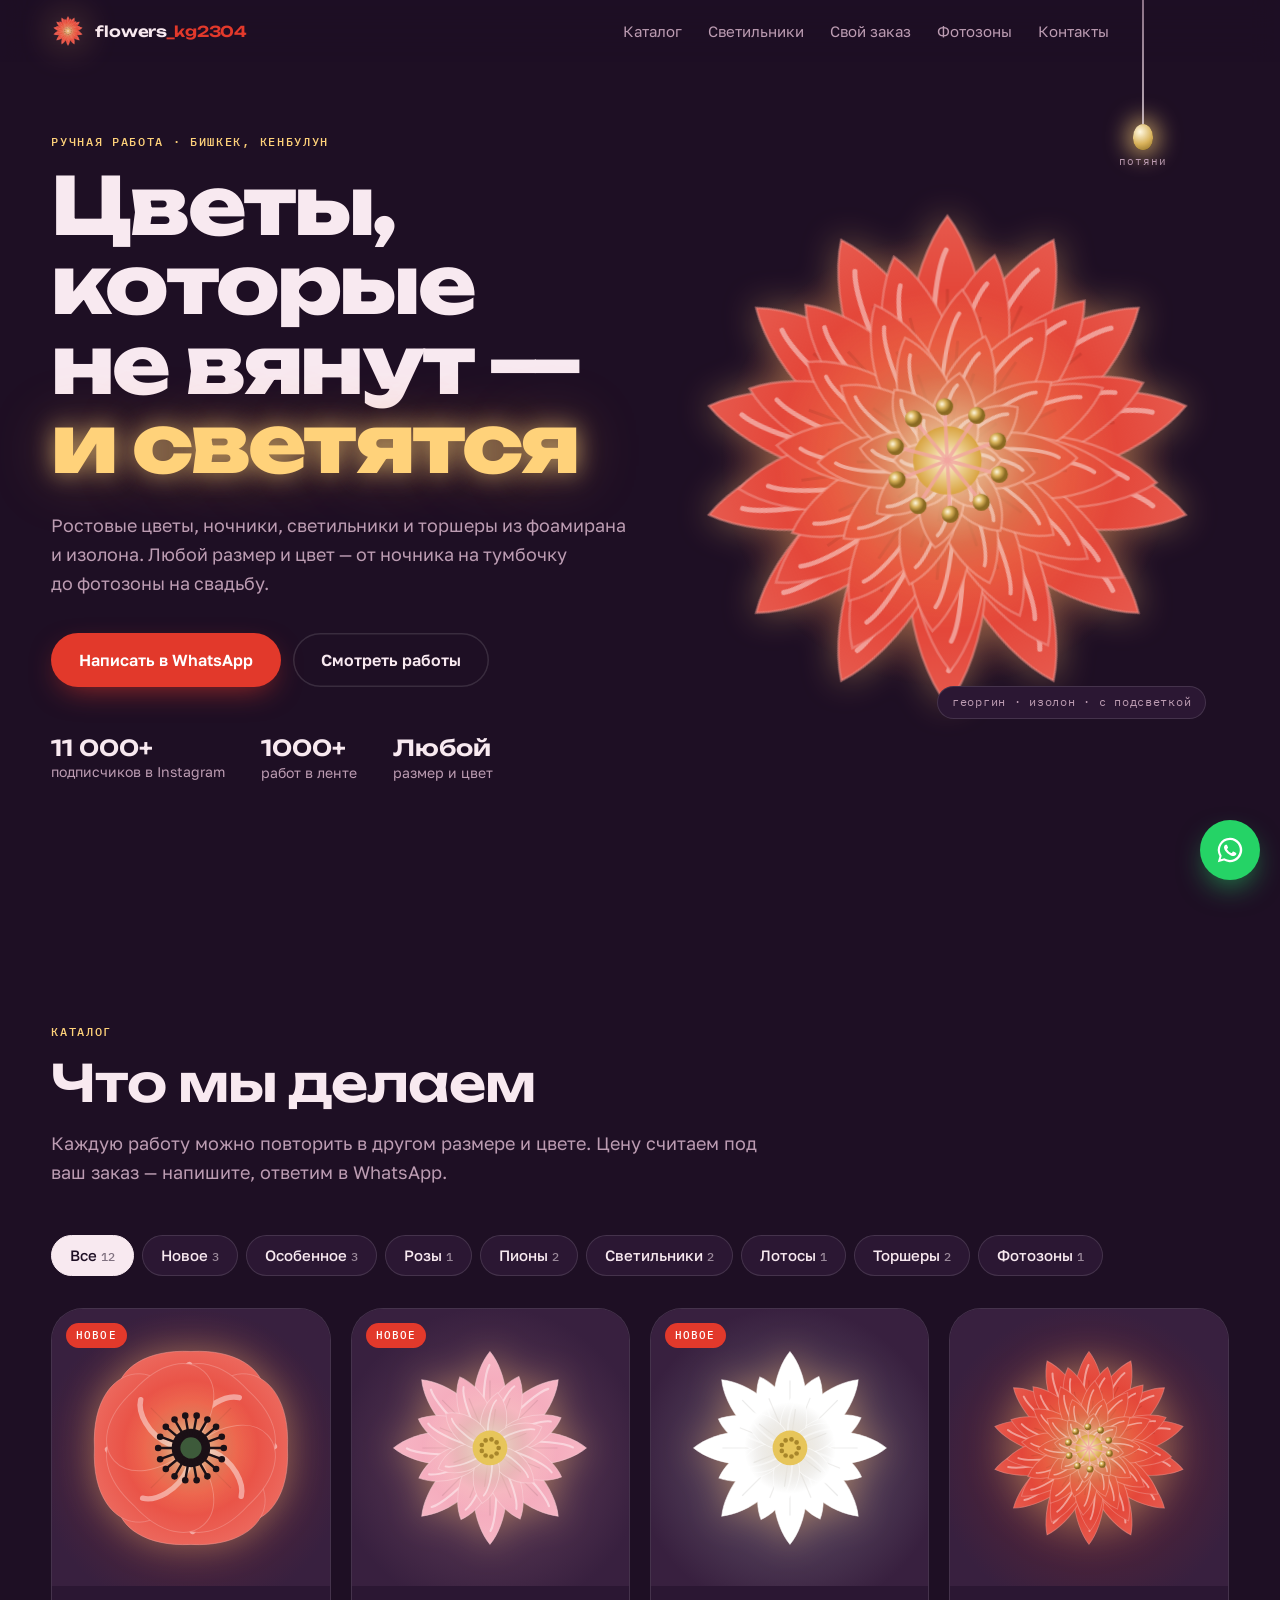
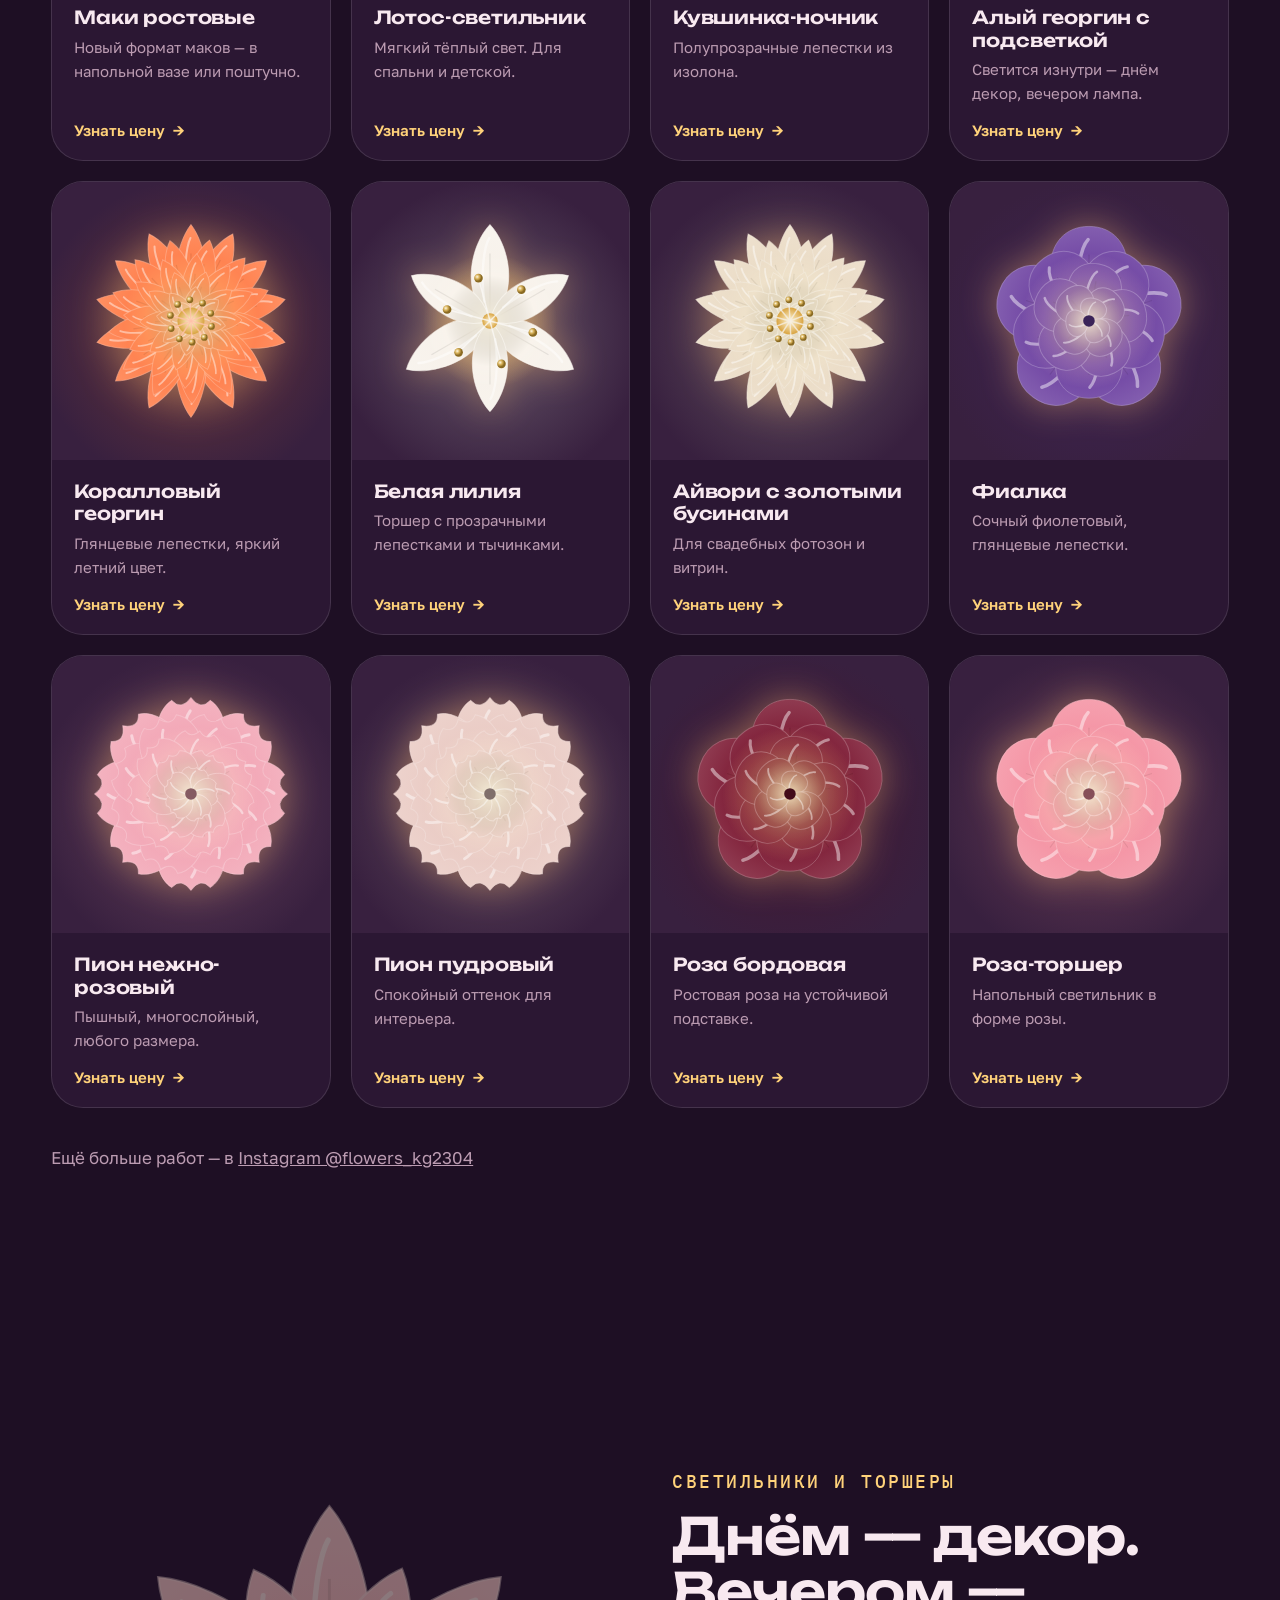
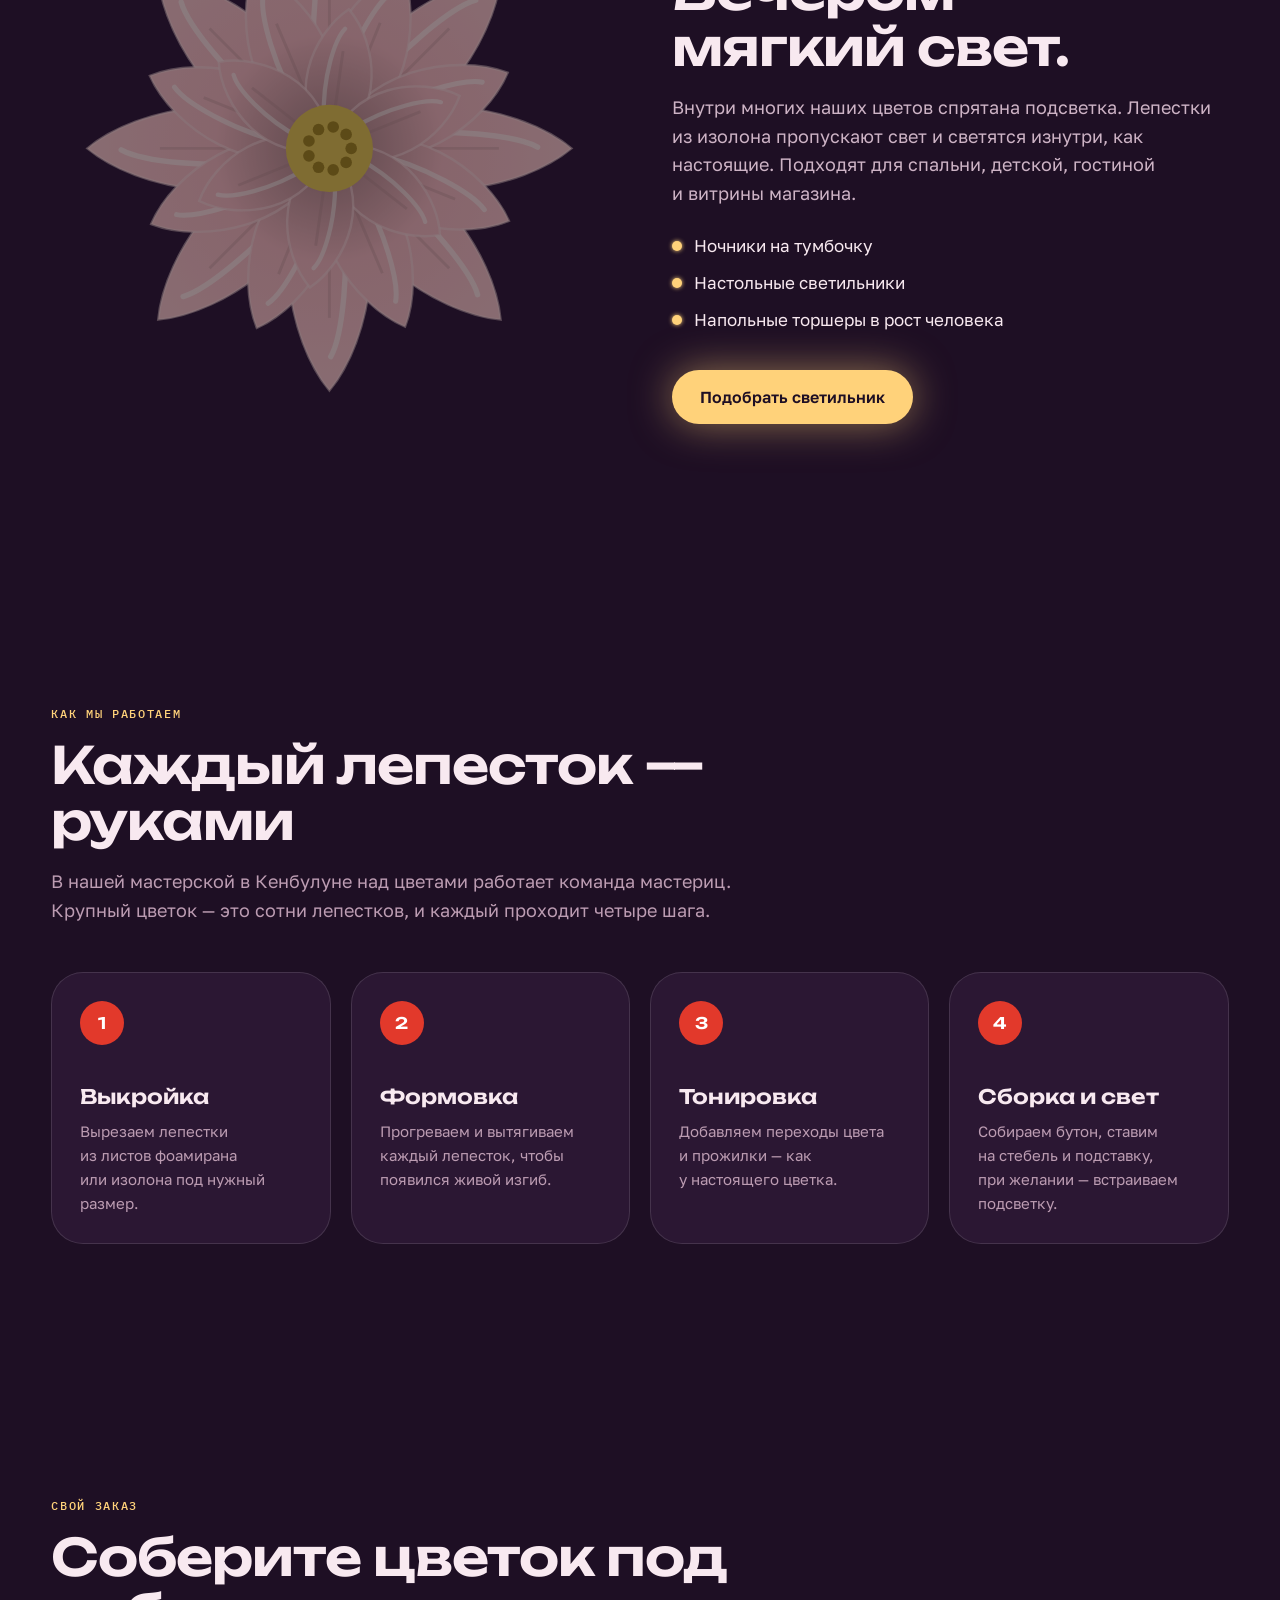
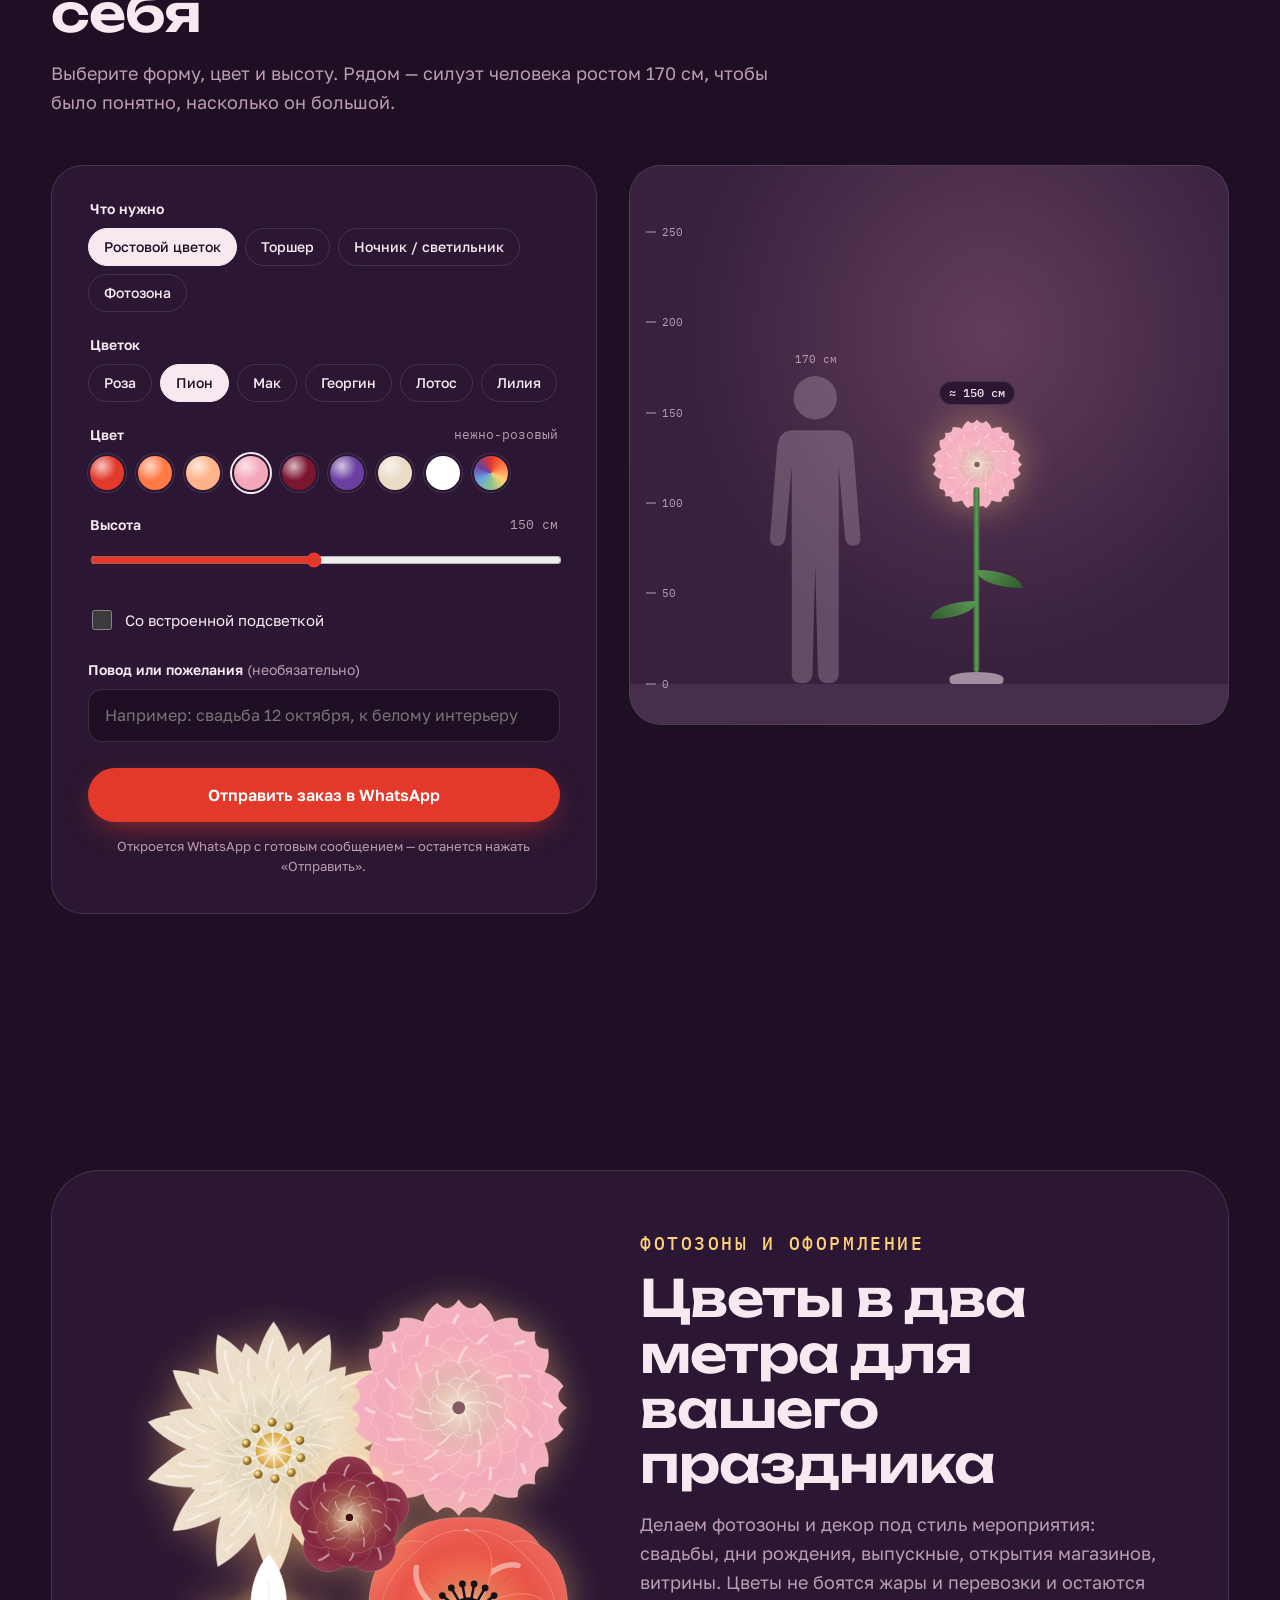
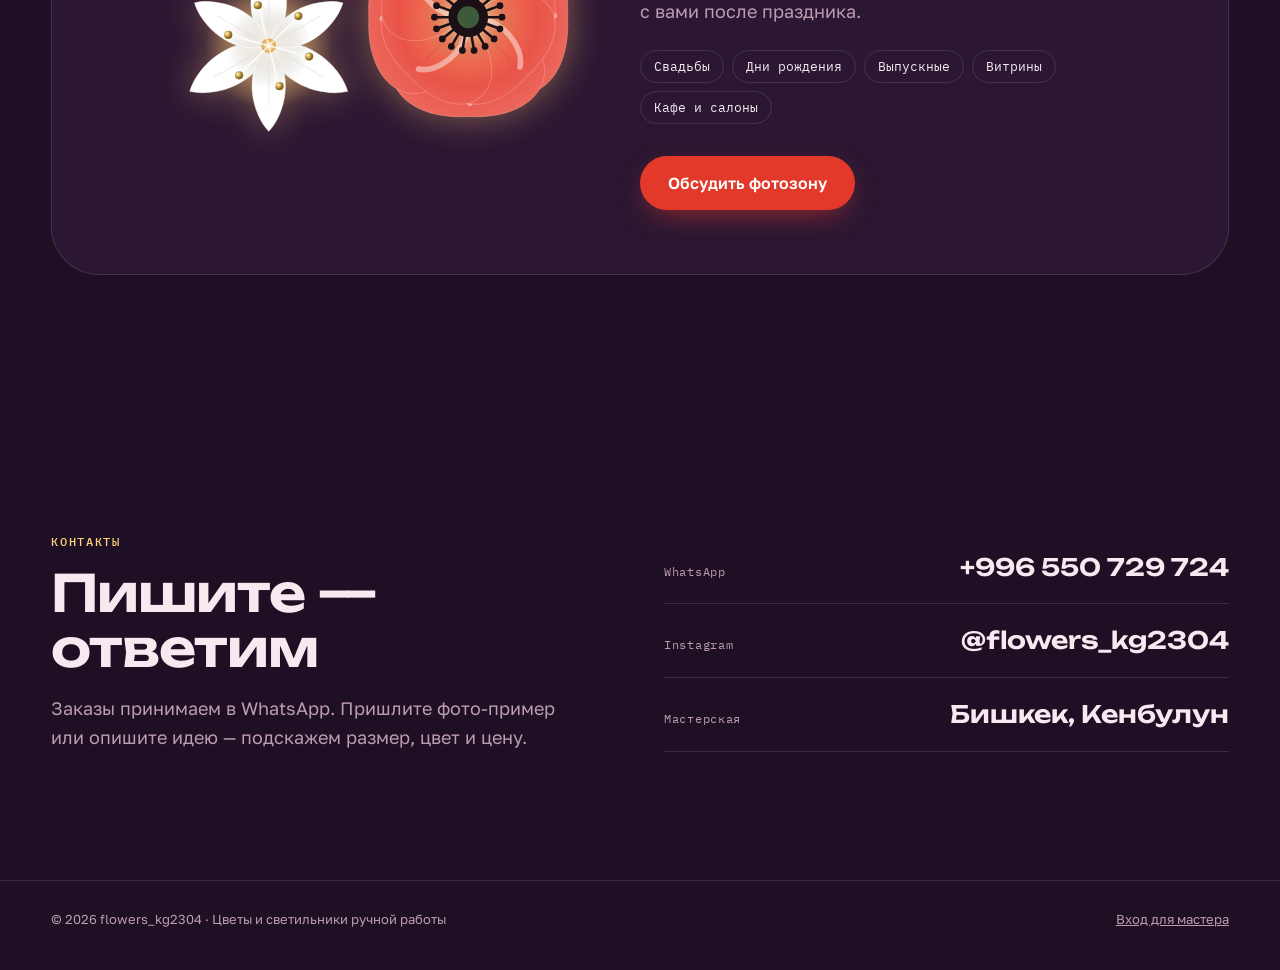
<file: index.html>
<!doctype html>
<html lang="ru">
<head>
  <meta charset="utf-8">
  <meta name="viewport" content="width=device-width, initial-scale=1">
  <title>Цветы и светильники ручной работы — Бишкек | flowers_kg2304</title>
  <meta name="description" content="Ростовые цветы, светильники, ночники и торшеры из фоамирана и изолона. Ручная работа, Бишкек, Кенбулун. Любые размеры и цвета — заказ в WhatsApp.">
  <meta property="og:title" content="Цветы, которые не вянут — и светятся">
  <meta property="og:description" content="Ростовые цветы, светильники и торшеры ручной работы. Бишкек.">
  <meta name="theme-color" content="#E2392B">
  <link rel="icon" href="data:image/svg+xml,<svg xmlns='http://www.w3.org/2000/svg' viewBox='0 0 100 100'><text y='.9em' font-size='90'>🌺</text></svg>">
  <link rel="preconnect" href="https://fonts.googleapis.com">
  <link rel="preconnect" href="https://fonts.gstatic.com" crossorigin>
  <link href="https://fonts.googleapis.com/css2?family=Golos+Text:wght@400;500;600&family=IBM+Plex+Mono:wght@400;500&family=Unbounded:wght@400;600;800&display=swap" rel="stylesheet">
  <link rel="stylesheet" href="css/style.css">
</head>
<body>
  <a class="skip" href="#catalog">К каталогу</a>

  <!-- Шнурок-выключатель: главный жест сайта -->
  <button class="cord" id="cord" aria-pressed="false" aria-label="Включить вечерний свет">
    <span class="cord__line"></span>
    <span class="cord__bead"></span>
    <span class="cord__hint">потяни</span>
  </button>

  <header class="header">
    <a href="#top" class="logo" aria-label="flowers_kg2304 — на главную">
      <span class="logo__mark" id="logoMark"></span>
      <span class="logo__text">flowers<em>_kg2304</em></span>
    </a>
    <nav class="nav" aria-label="Разделы">
      <a href="#catalog">Каталог</a>
      <a href="#light">Светильники</a>
      <a href="#builder">Свой заказ</a>
      <a href="#events">Фотозоны</a>
      <a href="#contacts">Контакты</a>
    </nav>
  </header>

  <main id="top">
    <!-- HERO -->
    <section class="hero">
      <div class="hero__text">
        <p class="eyebrow reveal">Ручная работа · Бишкек, Кенбулун</p>
        <h1 class="hero__title reveal">
          Цветы, которые не&nbsp;вянут — <span class="glow-word">и&nbsp;светятся</span>
        </h1>
        <p class="hero__lead reveal">Ростовые цветы, ночники, светильники и торшеры из&nbsp;фоамирана и&nbsp;изолона. Любой размер и&nbsp;цвет — от&nbsp;ночника на&nbsp;тумбочку до&nbsp;фотозоны на&nbsp;свадьбу.</p>
        <div class="hero__actions reveal">
          <a class="btn btn--primary" data-wa="Здравствуйте! Хочу заказать цветы." target="_blank" rel="noopener">Написать в WhatsApp</a>
          <a class="btn btn--ghost" href="#catalog">Смотреть работы</a>
        </div>
        <ul class="hero__facts reveal">
          <li><b>11&nbsp;000+</b> подписчиков в Instagram</li>
          <li><b>1000+</b> работ в ленте</li>
          <li><b>Любой</b> размер и&nbsp;цвет</li>
        </ul>
      </div>
      <div class="hero__art">
        <div class="hero__halo"></div>
        <div class="hero__flower" id="heroFlower"></div>
        <p class="tag hero__tag">георгин · изолон · с&nbsp;подсветкой</p>
      </div>
    </section>

    <!-- КАТАЛОГ -->
    <section class="section catalog" id="catalog">
      <div class="section__head">
        <p class="eyebrow">Каталог</p>
        <h2 class="h2">Что мы делаем</h2>
        <p class="section__lead">Каждую работу можно повторить в&nbsp;другом размере и&nbsp;цвете. Цену считаем под ваш заказ — напишите, ответим в&nbsp;WhatsApp.</p>
      </div>
      <div class="filters" id="filters" role="tablist" aria-label="Категории"></div>
      <div class="grid" id="grid" aria-live="polite"></div>
      <p class="catalog__more">Ещё больше работ — в&nbsp;<a id="igLink" target="_blank" rel="noopener">Instagram @flowers_kg2304</a></p>
    </section>

    <!-- СВЕТ -->
    <section class="light" id="light">
      <div class="light__inner">
        <div class="light__lamp" id="lightLamp">
          <div class="light__beam"></div>
        </div>
        <div class="light__text">
          <p class="eyebrow">Светильники и торшеры</p>
          <h2 class="h2">Днём — декор.<br>Вечером — мягкий свет.</h2>
          <p>Внутри многих наших цветов спрятана подсветка. Лепестки из&nbsp;изолона пропускают свет и&nbsp;светятся изнутри, как настоящие. Подходят для спальни, детской, гостиной и&nbsp;витрины магазина.</p>
          <ul class="ticks">
            <li>Ночники на тумбочку</li>
            <li>Настольные светильники</li>
            <li>Напольные торшеры в&nbsp;рост человека</li>
          </ul>
          <a class="btn btn--glow" data-wa="Здравствуйте! Интересует цветок-светильник. Какие есть варианты?" target="_blank" rel="noopener">Подобрать светильник</a>
        </div>
      </div>
    </section>

    <!-- ПРОЦЕСС -->
    <section class="section process">
      <div class="section__head">
        <p class="eyebrow">Как мы работаем</p>
        <h2 class="h2">Каждый лепесток — руками</h2>
        <p class="section__lead">В нашей мастерской в&nbsp;Кенбулуне над&nbsp;цветами работает команда мастериц. Крупный цветок — это сотни лепестков, и&nbsp;каждый проходит четыре шага.</p>
      </div>
      <ol class="steps">
        <li class="step reveal"><span class="step__n">1</span><h3>Выкройка</h3><p>Вырезаем лепестки из&nbsp;листов фоамирана или&nbsp;изолона под нужный размер.</p></li>
        <li class="step reveal"><span class="step__n">2</span><h3>Формовка</h3><p>Прогреваем и&nbsp;вытягиваем каждый лепесток, чтобы появился живой изгиб.</p></li>
        <li class="step reveal"><span class="step__n">3</span><h3>Тонировка</h3><p>Добавляем переходы цвета и&nbsp;прожилки — как у&nbsp;настоящего цветка.</p></li>
        <li class="step reveal"><span class="step__n">4</span><h3>Сборка и свет</h3><p>Собираем бутон, ставим на&nbsp;стебель и&nbsp;подставку, при&nbsp;желании — встраиваем подсветку.</p></li>
      </ol>
    </section>

    <!-- КОНСТРУКТОР -->
    <section class="section builder" id="builder">
      <div class="section__head">
        <p class="eyebrow">Свой заказ</p>
        <h2 class="h2">Соберите цветок под себя</h2>
        <p class="section__lead">Выберите форму, цвет и&nbsp;высоту. Рядом — силуэт человека ростом 170&nbsp;см, чтобы было понятно, насколько он большой.</p>
      </div>

      <div class="builder__wrap">
        <form class="builder__form" id="builderForm">
          <fieldset>
            <legend>Что нужно</legend>
            <div class="chips" id="bType"></div>
          </fieldset>
          <fieldset>
            <legend>Цветок</legend>
            <div class="chips" id="bShape"></div>
          </fieldset>
          <fieldset>
            <legend>Цвет <span class="legend__val" id="bColorName"></span></legend>
            <div class="swatches" id="bColor"></div>
          </fieldset>
          <fieldset>
            <legend>Высота <span class="legend__val"><output id="bHeightOut"></output>&nbsp;см</span></legend>
            <input type="range" id="bHeight" min="20" max="250" step="5" aria-label="Высота в сантиметрах">
          </fieldset>
          <label class="check"><input type="checkbox" id="bLight"> <span>Со встроенной подсветкой</span></label>
          <label class="field">
            <span>Повод или пожелания <i>(необязательно)</i></span>
            <input type="text" id="bNote" placeholder="Например: свадьба 12 октября, к белому интерьеру">
          </label>
          <a class="btn btn--primary btn--wide" id="bSend" target="_blank" rel="noopener">Отправить заказ в WhatsApp</a>
          <p class="hint">Откроется WhatsApp с готовым сообщением — останется нажать «Отправить».</p>
        </form>

        <div class="stage" id="stage" aria-label="Предпросмотр размера">
          <div class="stage__ruler" id="ruler"></div>
          <div class="stage__floor"></div>
          <div class="stage__person">
            <svg viewBox="0 0 60 170" aria-hidden="true"><path d="M30 0a12 12 0 1 1 0 24a12 12 0 1 1 0-24zM18 30h24q8 0 9 9l4 50q.5 5-4 5q-4 0-4.5-4.5L43 50v115q0 5-6 5q-5 0-5.5-5L30 105l-1.5 60q-.5 5-5.5 5q-6 0-6-5V50l-3.5 39.5Q13 94 9 94q-4.5 0-4-5l4-50q1-9 9-9z"/></svg>
            <span>170 см</span>
          </div>
          <div class="stage__plant" id="plant"></div>
        </div>
      </div>
    </section>

    <!-- ФОТОЗОНЫ -->
    <section class="section events" id="events">
      <div class="events__card">
        <div class="events__bouquet" id="eventsBouquet" aria-hidden="true"></div>
        <div class="events__text">
          <p class="eyebrow">Фотозоны и оформление</p>
          <h2 class="h2">Цветы в&nbsp;два метра для вашего праздника</h2>
          <p>Делаем фотозоны и&nbsp;декор под стиль мероприятия: свадьбы, дни рождения, выпускные, открытия магазинов, витрины. Цветы не&nbsp;боятся жары и&nbsp;перевозки и&nbsp;остаются с&nbsp;вами после праздника.</p>
          <div class="pills">
            <span>Свадьбы</span><span>Дни рождения</span><span>Выпускные</span><span>Витрины</span><span>Кафе и салоны</span>
          </div>
          <a class="btn btn--primary" data-wa="Здравствуйте! Хочу обсудить фотозону для мероприятия." target="_blank" rel="noopener">Обсудить фотозону</a>
        </div>
      </div>
    </section>

    <!-- КОНТАКТЫ -->
    <section class="section contacts" id="contacts">
      <div class="contacts__grid">
        <div>
          <p class="eyebrow">Контакты</p>
          <h2 class="h2">Пишите — ответим</h2>
          <p class="section__lead">Заказы принимаем в&nbsp;WhatsApp. Пришлите фото-пример или&nbsp;опишите идею — подскажем размер, цвет и&nbsp;цену.</p>
        </div>
        <ul class="contacts__list">
          <li><span class="tag">WhatsApp</span><a data-wa="Здравствуйте!" target="_blank" rel="noopener">+996 550 729 724</a></li>
          <li><span class="tag">Instagram</span><a class="ig" target="_blank" rel="noopener">@flowers_kg2304</a></li>
          <li><span class="tag">Мастерская</span><a href="https://2gis.kg/bishkek/search/%D0%9A%D0%B5%D0%BD%D0%B1%D1%83%D0%BB%D1%83%D0%BD" target="_blank" rel="noopener">Бишкек, Кенбулун</a></li>
        </ul>
      </div>
    </section>
  </main>

  <footer class="footer">
    <span>© <span id="year"></span> flowers_kg2304 · Цветы и светильники ручной работы</span>
    <a href="admin.html">Вход для мастера</a>
  </footer>

  <a class="wa-float" data-wa="Здравствуйте! Хочу заказать цветы." target="_blank" rel="noopener" aria-label="Написать в WhatsApp">
    <svg viewBox="0 0 32 32" aria-hidden="true"><path fill="currentColor" d="M16 3a13 13 0 0 0-11.2 19.6L3 29l6.6-1.7A13 13 0 1 0 16 3zm0 23.6c-2 0-3.9-.5-5.6-1.5l-.4-.2-3.9 1 1-3.8-.2-.4A10.6 10.6 0 1 1 16 26.6zm5.8-7.9c-.3-.2-1.9-.9-2.2-1s-.5-.2-.7.2-.8 1-1 1.2-.4.2-.7.1a8.7 8.7 0 0 1-4.3-3.8c-.3-.6.3-.5 1-1.7.1-.2 0-.4 0-.5l-1-2.4c-.3-.6-.5-.5-.7-.5h-.6a1.2 1.2 0 0 0-.9.4 3.6 3.6 0 0 0-1.1 2.7 6.3 6.3 0 0 0 1.3 3.3 14.4 14.4 0 0 0 5.5 4.9c2 .9 2.9 1 3.9.8.6-.1 1.9-.8 2.2-1.5s.3-1.4.2-1.5-.3-.2-.6-.3z"/></svg>
  </a>

  <script src="js/config.js"></script>
  <script src="js/products.js"></script>
  <script src="js/flower.js"></script>
  <script src="js/app.js"></script>
</body>
</html>
</file>
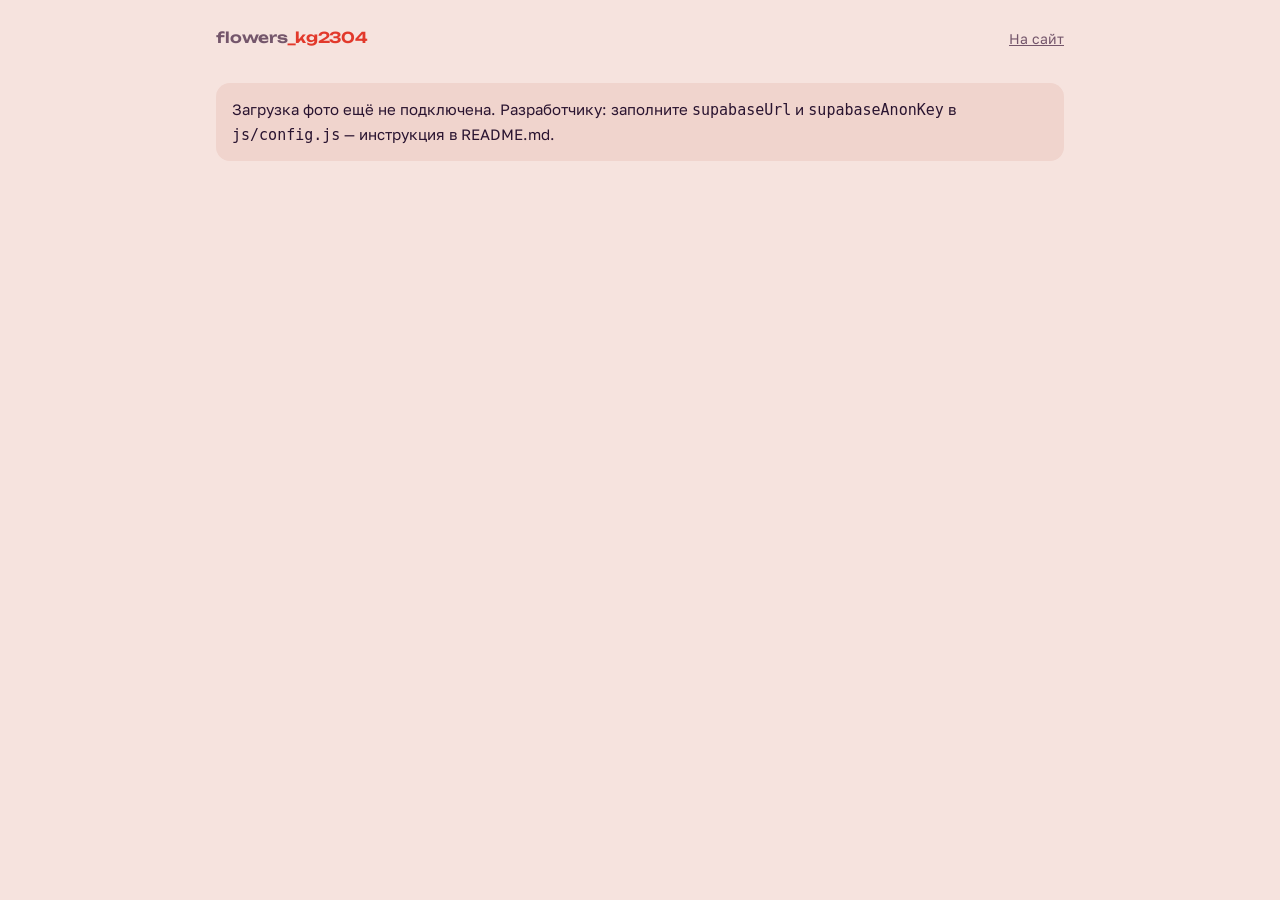
<file: admin.html>
<!doctype html>
<html lang="ru">
<head>
  <meta charset="utf-8">
  <meta name="viewport" content="width=device-width, initial-scale=1">
  <meta name="robots" content="noindex">
  <title>Кабинет мастера — flowers_kg2304</title>
  <link rel="preconnect" href="https://fonts.googleapis.com">
  <link rel="preconnect" href="https://fonts.gstatic.com" crossorigin>
  <link href="https://fonts.googleapis.com/css2?family=Golos+Text:wght@400;500;600&family=IBM+Plex+Mono:wght@400;500&family=Unbounded:wght@400;600;800&display=swap" rel="stylesheet">
  <link rel="stylesheet" href="css/style.css">
  <style>
    body { min-height: 100vh; }
    .wrap { max-width: 880px; margin: 0 auto; padding: 24px 16px 80px; }
    .top { display: flex; align-items: center; justify-content: space-between; gap: 16px; margin-bottom: 32px; }
    .top a { font-size: 14px; color: var(--muted); }
    .panel { background: var(--surface); border: 1px solid var(--line); border-radius: var(--r-lg); padding: clamp(20px, 4vw, 32px); margin-bottom: 24px; }
    .panel h2 { font: 600 22px/1.2 var(--f-display); margin: 0 0 20px; }
    .form { display: grid; gap: 18px; }
    .row { display: grid; grid-template-columns: 1fr 1fr; gap: 16px; }
    .drop {
      display: grid; place-items: center; text-align: center; gap: 8px;
      min-height: 220px; border: 2px dashed var(--line); border-radius: var(--r-md);
      cursor: pointer; padding: 16px; color: var(--muted); position: relative; overflow: hidden;
      background: var(--bg);
    }
    .drop:hover { border-color: var(--poppy); }
    .drop input { position: absolute; inset: 0; opacity: 0; cursor: pointer; }
    .drop img { position: absolute; inset: 0; width: 100%; height: 100%; object-fit: cover; }
    .drop b { font: 600 16px/1.3 var(--f-display); color: var(--ink); }
    .list { display: grid; gap: 10px; }
    .item { display: grid; grid-template-columns: 64px 1fr auto; gap: 14px; align-items: center; padding: 10px; border-radius: 16px; border: 1px solid var(--line); background: var(--bg); }
    .item__img { width: 64px; height: 64px; border-radius: 12px; overflow: hidden; background: var(--surface-2); }
    .item__img img, .item__img svg { width: 100%; height: 100%; object-fit: cover; }
    .item__title { font-weight: 600; }
    .item__meta { font: 400 12px/1.4 var(--f-mono); color: var(--muted); }
    .item__actions { display: flex; gap: 6px; flex-wrap: wrap; justify-content: flex-end; }
    .mini { font: 500 13px/1 var(--f-body); padding: 9px 12px; border-radius: 999px; border: 1px solid var(--line); background: transparent; color: var(--ink); cursor: pointer; }
    .mini:hover { border-color: var(--ink); }
    .mini--on { background: var(--poppy); border-color: var(--poppy); color: #fff; }
    .mini--danger:hover { border-color: var(--poppy); color: var(--poppy); }
    .msg { padding: 14px 16px; border-radius: 14px; background: var(--surface-2); font-size: 15px; }
    .msg--error { background: #fde2df; color: #8a1d14; }
    .toast { position: fixed; left: 50%; bottom: 24px; translate: -50% 0; background: var(--ink); color: var(--bg); padding: 14px 20px; border-radius: 999px; font-weight: 600; opacity: 0; transition: opacity .3s, translate .3s; pointer-events: none; z-index: 90; }
    .toast.show { opacity: 1; translate: -50% -8px; }
    .btn[disabled] { opacity: .6; pointer-events: none; }
    [hidden] { display: none !important; }
    @media (max-width: 560px) {
      .row { grid-template-columns: 1fr; }
      .item { grid-template-columns: 56px 1fr; }
      .item__actions { grid-column: 1 / -1; justify-content: flex-start; }
    }
  </style>
</head>
<body>
  <div class="wrap">
    <div class="top">
      <a href="index.html" class="logo"><span class="logo__text">flowers<em>_kg2304</em></span></a>
      <div>
        <a href="index.html">На сайт</a>
        <button class="mini" id="logout" hidden>Выйти</button>
      </div>
    </div>

    <div class="msg" id="notConfigured" hidden>
      Загрузка фото ещё не подключена. Разработчику: заполните <code>supabaseUrl</code> и <code>supabaseAnonKey</code> в <code>js/config.js</code> — инструкция в README.md.
    </div>

    <!-- Вход -->
    <section class="panel" id="loginPanel" hidden>
      <h2>Вход для мастера</h2>
      <form class="form" id="loginForm">
        <label class="field"><span>Эл. почта</span><input type="email" id="email" autocomplete="username" required></label>
        <label class="field"><span>Пароль</span><input type="password" id="password" autocomplete="current-password" required></label>
        <div class="msg msg--error" id="loginError" hidden></div>
        <button class="btn btn--primary btn--wide" type="submit">Войти</button>
      </form>
    </section>

    <!-- Добавление -->
    <section class="panel" id="addPanel" hidden>
      <h2>Добавить работу</h2>
      <form class="form" id="addForm">
        <label class="drop" id="drop">
          <input type="file" id="photo" accept="image/*" required>
          <span><b>Выберите фото</b><br>или сфотографируйте цветок</span>
        </label>
        <label class="field"><span>Название</span><input type="text" id="title" placeholder="Например: Пион-светильник, белый" required maxlength="80"></label>
        <div class="row">
          <label class="field"><span>Раздел</span><select id="category"></select></label>
          <label class="field"><span>Цвет <i>(для фона карточки)</i></span><input type="color" id="color" value="#E2392B" style="height:52px;padding:6px"></label>
        </div>
        <label class="field"><span>Описание <i>(необязательно)</i></span><textarea id="description" rows="2" maxlength="200" placeholder="Например: 1,5 метра, с подсветкой"></textarea></label>
        <label class="check"><input type="checkbox" id="isNew" checked> <span>Показать в «Новое»</span></label>
        <div class="msg msg--error" id="addError" hidden></div>
        <button class="btn btn--primary btn--wide" type="submit" id="publishBtn">Опубликовать</button>
      </form>
    </section>

    <!-- Список -->
    <section class="panel" id="listPanel" hidden>
      <h2>Работы на сайте <span class="tag" id="countTag"></span></h2>
      <div class="list" id="list"></div>
    </section>
  </div>

  <div class="toast" id="toast" role="status"></div>

  <script src="js/config.js"></script>
  <script src="js/flower.js"></script>
  <script type="module" src="js/admin.js"></script>
</body>
</html>
</file>
<file: css/style.css>
/* ============ ТОКЕНЫ ============ */
:root {
  --blush: #F6E3DE;
  --plum: #1E0F24;
  --poppy: #E2392B;
  --coral: #FF7A45;
  --violet: #6B3FA0;
  --glow: #FFD27A;

  --bg: var(--blush);
  --surface: #FFF4F1;
  --surface-2: #F0D4CD;
  --ink: #2A1430;
  --muted: #74566B;
  --line: rgba(42, 20, 48, .14);
  --lamp: 0;           /* 0 — день, 1 — вечер */

  --f-display: 'Unbounded', system-ui, sans-serif;
  --f-body: 'Golos Text', system-ui, sans-serif;
  --f-mono: 'IBM Plex Mono', ui-monospace, monospace;

  --r-lg: 32px;
  --r-md: 20px;
  --gutter: clamp(16px, 4vw, 56px);
  --ease: cubic-bezier(.2, .8, .2, 1);
  color-scheme: light;
}

:root[data-theme="night"] {
  --bg: var(--plum);
  --surface: #2B1733;
  --surface-2: #38203F;
  --ink: #F8E9F0;
  --muted: #BC9CB2;
  --line: rgba(255, 255, 255, .12);
  --lamp: 1;
  color-scheme: dark;
}

/* ============ БАЗА ============ */
*, *::before, *::after { box-sizing: border-box; }
html { scroll-behavior: smooth; }
body {
  margin: 0;
  background: var(--bg);
  color: var(--ink);
  font: 400 17px/1.6 var(--f-body);
  -webkit-font-smoothing: antialiased;
  overflow-x: hidden;
  transition: background-color .9s var(--ease), color .9s var(--ease);
}
img, svg { display: block; max-width: 100%; }
a { color: inherit; }
:focus-visible { outline: 3px solid var(--coral); outline-offset: 3px; border-radius: 6px; }

.skip { position: absolute; left: -999px; top: 8px; z-index: 100; background: var(--ink); color: var(--bg); padding: 8px 14px; border-radius: 8px; }
.skip:focus { left: 8px; }

.eyebrow {
  font: 500 12px/1 var(--f-mono);
  letter-spacing: .14em;
  text-transform: uppercase;
  color: var(--poppy);
  margin: 0 0 18px;
}
[data-theme="night"] .eyebrow { color: var(--glow); }

.h2 {
  font: 600 clamp(1.8rem, 4vw, 3.2rem)/1.08 var(--f-display);
  letter-spacing: -.02em;
  margin: 0 0 18px;
}
.tag {
  font: 400 12px/1.2 var(--f-mono);
  letter-spacing: .06em;
  color: var(--muted);
  margin: 0;
}

/* ============ КНОПКИ ============ */
.btn {
  display: inline-flex; align-items: center; justify-content: center; gap: 10px;
  min-height: 54px; padding: 0 28px;
  border-radius: 999px;
  font: 600 16px/1 var(--f-body);
  text-decoration: none; cursor: pointer; border: 0;
  transition: transform .3s var(--ease), box-shadow .3s var(--ease), background .3s;
}
.btn:hover { transform: translateY(-2px); }
.btn--primary { background: var(--poppy); color: #fff; box-shadow: 0 10px 30px -10px rgba(226, 57, 43, .7); }
.btn--primary:hover { box-shadow: 0 16px 40px -12px rgba(226, 57, 43, .9); }
.btn--ghost { background: transparent; color: var(--ink); box-shadow: inset 0 0 0 1.5px var(--line); }
.btn--ghost:hover { box-shadow: inset 0 0 0 1.5px var(--ink); }
.btn--glow { background: var(--glow); color: var(--plum); box-shadow: 0 0 40px rgba(255, 210, 122, .5); }
.btn--wide { width: 100%; }

/* ============ ШНУРОК ============ */
.cord {
  position: fixed; top: 0; right: clamp(70px, 9vw, 140px); z-index: 60;
  width: 44px; height: 150px; padding: 0;
  background: none; border: 0; cursor: grab;
  display: flex; flex-direction: column; align-items: center;
  transition: transform .5s cubic-bezier(.3, 1.6, .5, 1);
  transform-origin: top center;
}
.cord__line { width: 2px; flex: 1; background: linear-gradient(var(--muted), var(--ink)); opacity: .7; }
.cord__bead {
  width: 20px; height: 26px; border-radius: 50% 50% 45% 45%;
  background: radial-gradient(circle at 35% 30%, #fff8e1, #d8b25a 55%, #8a6a22);
  box-shadow: 0 4px 10px rgba(0,0,0,.25);
  transition: box-shadow .6s;
}
[data-theme="night"] .cord__bead { box-shadow: 0 0 22px 6px rgba(255, 210, 122, .65); }
.cord__hint {
  position: absolute; top: 100%; margin-top: 6px;
  font: 400 11px/1 var(--f-mono); color: var(--muted); letter-spacing: .1em;
  white-space: nowrap;
  animation: hint 2.6s ease-in-out infinite;
}
.cord.used .cord__hint { display: none; }
.cord:hover { transform: rotate(-4deg); }
.cord.pull { animation: pull .55s var(--ease); }
@keyframes pull { 40% { transform: translateY(26px); } 100% { transform: translateY(0); } }
@keyframes hint { 50% { opacity: .35; } }

/* ============ ШАПКА ============ */
.header {
  position: sticky; top: 0; z-index: 50;
  display: flex; align-items: center; gap: 32px;
  padding: 14px var(--gutter);
  padding-right: calc(var(--gutter) + 120px);
  background: color-mix(in srgb, var(--bg) 78%, transparent);
  backdrop-filter: blur(14px);
  -webkit-backdrop-filter: blur(14px);
  transition: background-color .9s var(--ease);
}
.logo { display: flex; align-items: center; gap: 10px; text-decoration: none; }
.logo__mark { width: 34px; height: 34px; }
.logo__text { font: 600 15px/1 var(--f-display); letter-spacing: -.01em; }
.logo__text em { font-style: normal; color: var(--poppy); }
.nav { display: flex; gap: 26px; margin-left: auto; }
.nav a { font-size: 15px; text-decoration: none; color: var(--muted); transition: color .2s; }
.nav a:hover { color: var(--ink); }

/* ============ HERO ============ */
.hero {
  display: grid; grid-template-columns: 1.05fr 1fr; align-items: center; gap: 24px;
  min-height: calc(100svh - 64px);
  padding: 24px var(--gutter) 64px;
  position: relative;
  overflow: clip;
}
.hero__title {
  font: 800 clamp(2.4rem, 6.2vw, 5.6rem)/1 var(--f-display);
  letter-spacing: -.035em;
  margin: 0 0 28px;
}
.glow-word {
  color: var(--poppy);
  transition: color .9s, text-shadow .9s;
}
[data-theme="night"] .glow-word {
  color: var(--glow);
  text-shadow: 0 0 24px rgba(255, 210, 122, .65), 0 0 60px rgba(255, 160, 80, .35);
}
.hero__lead { font-size: clamp(17px, 1.4vw, 20px); color: var(--muted); max-width: 33em; margin: 0 0 36px; }
.hero__actions { display: flex; flex-wrap: wrap; gap: 12px; margin-bottom: 48px; }
.hero__facts { list-style: none; padding: 0; margin: 0; display: flex; flex-wrap: wrap; gap: 12px 36px; font-size: 14px; color: var(--muted); }
.hero__facts b { display: block; font: 600 22px/1.2 var(--f-display); color: var(--ink); }

.hero__art { position: relative; aspect-ratio: 1; width: 100%; max-width: 680px; justify-self: center; }
.hero__halo {
  position: absolute; inset: 8%;
  border-radius: 50%;
  background: radial-gradient(circle, rgba(255, 122, 69, .35), transparent 65%);
  transition: background .9s;
}
[data-theme="night"] .hero__halo {
  background: radial-gradient(circle, rgba(255, 210, 122, .55), rgba(226, 57, 43, .25) 40%, transparent 68%);
  animation: breathe 5s ease-in-out infinite;
}
.hero__flower { position: absolute; inset: 0; will-change: transform; transition: transform .6s var(--ease); }
.hero__flower .flower { width: 100%; height: 100%; animation: spin 120s linear infinite; }
.hero__tag { position: absolute; right: 4%; bottom: 4%; padding: 8px 14px; border: 1px solid var(--line); border-radius: 999px; background: var(--surface); }

@keyframes spin { to { transform: rotate(360deg); } }
@keyframes breathe { 50% { transform: scale(1.06); opacity: .85; } }

/* ============ ЦВЕТОК (SVG) ============ */
.flower .petal {
  transform-box: view-box;
  transform-origin: 0 0;
  transform: rotate(var(--r));
}
.flower.bloom .petal { animation: bloom 1.5s var(--ease) var(--d) both; }
@keyframes bloom {
  from { transform: rotate(calc(var(--r) - 50deg)) scale(.05); opacity: 0; }
  to   { transform: rotate(var(--r)) scale(1); opacity: 1; }
}
.flower .lamp { opacity: calc(var(--lamp) * .95); transition: opacity 1s var(--ease); mix-blend-mode: screen; }
.flower { transition: filter 1s var(--ease); }
[data-theme="night"] .flower { filter: drop-shadow(0 0 18px rgba(255, 190, 110, .45)); }

/* ============ СЕКЦИИ ============ */
.section { padding: clamp(72px, 10vw, 140px) var(--gutter); }
.section__head { max-width: 720px; margin-bottom: 48px; }
.section__lead { color: var(--muted); font-size: 18px; margin: 0; }

/* ============ КАТАЛОГ ============ */
.filters {
  display: flex; gap: 8px; flex-wrap: wrap; margin-bottom: 32px;
}
.filter {
  font: 500 15px/1 var(--f-body);
  padding: 12px 18px; border-radius: 999px; cursor: pointer;
  background: var(--surface); color: var(--ink); border: 1px solid var(--line);
  transition: background .25s, color .25s, border-color .25s;
}
.filter:hover { border-color: var(--ink); }
.filter[aria-selected="true"] { background: var(--ink); color: var(--bg); border-color: var(--ink); }
.filter .count { font-family: var(--f-mono); font-size: 12px; opacity: .55; margin-left: 4px; }

.grid {
  display: grid;
  grid-template-columns: repeat(auto-fill, minmax(min(260px, 100%), 1fr));
  gap: 20px;
}
.card {
  background: var(--surface);
  border-radius: var(--r-lg);
  overflow: hidden;
  display: flex; flex-direction: column;
  border: 1px solid var(--line);
  transition: transform .5s var(--ease), box-shadow .5s var(--ease), background-color .9s;
  animation: cardIn .7s var(--ease) both;
  animation-delay: calc(var(--i) * 50ms);
}
.card:hover { transform: translateY(-6px); box-shadow: 0 30px 60px -30px rgba(42, 20, 48, .45); }
@keyframes cardIn { from { opacity: 0; transform: translateY(24px); } }

.card__media {
  position: relative; aspect-ratio: 1;
  background: radial-gradient(circle at 50% 55%, color-mix(in srgb, var(--c) 30%, var(--surface)), var(--surface-2) 75%);
  overflow: hidden;
}
.card__media img { width: 100%; height: 100%; object-fit: cover; transition: transform .8s var(--ease); }
.card__media .flower { position: absolute; inset: 10%; width: 80%; height: 80%; transition: transform 1.2s var(--ease), filter 1s; }
.card:hover .card__media .flower { transform: rotate(25deg) scale(1.06); }
.card:hover .card__media img { transform: scale(1.05); }
.card__new {
  position: absolute; top: 14px; left: 14px;
  font: 500 11px/1 var(--f-mono); letter-spacing: .1em; text-transform: uppercase;
  background: var(--poppy); color: #fff; padding: 7px 10px; border-radius: 999px;
}
.card__body { padding: 20px 22px 22px; display: flex; flex-direction: column; gap: 6px; flex: 1; }
.card__title { font: 600 18px/1.25 var(--f-display); margin: 0; letter-spacing: -.01em; }
.card__desc { margin: 0; color: var(--muted); font-size: 15px; flex: 1; }
.card__cta {
  margin-top: 12px; align-self: flex-start;
  font: 600 15px/1 var(--f-body); text-decoration: none;
  color: var(--poppy); display: inline-flex; gap: 8px; align-items: center;
}
[data-theme="night"] .card__cta { color: var(--glow); }
.card__cta::after { content: '→'; transition: transform .3s var(--ease); }
.card__cta:hover::after { transform: translateX(4px); }
.catalog__more { margin-top: 36px; color: var(--muted); }

/* ============ СВЕТ ============ */
.light {
  --lit: 0;
  background: var(--plum);
  color: #F8E9F0;
  padding: clamp(80px, 12vw, 160px) var(--gutter);
  position: relative; overflow: hidden;
}
.light::before {
  content: ''; position: absolute; left: 25%; top: 50%;
  width: 90vmax; height: 90vmax; translate: -50% -50%;
  background: radial-gradient(circle, rgba(255, 210, 122, calc(var(--lit) * .35)), transparent 55%);
  pointer-events: none;
}
.light__inner { position: relative; display: grid; grid-template-columns: 1fr 1fr; gap: 64px; align-items: center; max-width: 1240px; margin: 0 auto; }
.light__lamp { position: relative; aspect-ratio: 1; }
.light__lamp .flower { width: 100%; height: 100%; filter: drop-shadow(0 0 calc(var(--lit) * 50px) rgba(255, 200, 120, calc(var(--lit) * .8))) brightness(calc(.55 + var(--lit) * .55)); }
.light__lamp .flower .lamp { opacity: var(--lit); }
.light .eyebrow { color: var(--glow); }
.light p { color: #CDB3C5; font-size: 18px; }
.ticks { list-style: none; padding: 0; margin: 24px 0 36px; display: grid; gap: 10px; }
.ticks li { display: flex; gap: 12px; align-items: center; }
.ticks li::before { content: ''; width: 10px; height: 10px; border-radius: 50%; background: var(--glow); box-shadow: 0 0 calc(4px + var(--lit) * 14px) var(--glow); flex: none; }

/* ============ ПРОЦЕСС ============ */
.steps { list-style: none; padding: 0; margin: 0; display: grid; grid-template-columns: repeat(4, 1fr); gap: 20px; counter-reset: s; }
.step {
  padding: 28px; border-radius: var(--r-lg); background: var(--surface); border: 1px solid var(--line);
  position: relative; transition: background-color .9s;
}
.step__n {
  display: grid; place-items: center; width: 44px; height: 44px; border-radius: 50%;
  font: 600 16px/1 var(--f-display); background: var(--poppy); color: #fff; margin-bottom: 40px;
}
.step h3 { font: 600 20px/1.2 var(--f-display); margin: 0 0 10px; }
.step p { margin: 0; color: var(--muted); font-size: 15px; }

/* ============ КОНСТРУКТОР ============ */
.builder__wrap { display: grid; grid-template-columns: minmax(0, 1fr) minmax(0, 1.1fr); gap: 32px; align-items: start; }
.builder__form { display: grid; gap: 26px; background: var(--surface); padding: clamp(22px, 3vw, 36px); border-radius: var(--r-lg); border: 1px solid var(--line); transition: background-color .9s; }
fieldset { border: 0; padding: 0; margin: 0; min-width: 0; }
legend { font: 600 14px/1 var(--f-body); margin-bottom: 12px; display: flex; gap: 8px; width: 100%; }
.legend__val { font: 400 13px/1 var(--f-mono); color: var(--muted); margin-left: auto; }
.chips { display: flex; flex-wrap: wrap; gap: 8px; }
.chip {
  font: 500 14px/1 var(--f-body); padding: 11px 15px; border-radius: 999px; cursor: pointer;
  border: 1px solid var(--line); background: transparent; color: var(--ink);
  transition: background .2s, color .2s, border-color .2s;
}
.chip:hover { border-color: var(--ink); }
.chip[aria-pressed="true"] { background: var(--ink); color: var(--bg); border-color: var(--ink); }
.swatches { display: flex; flex-wrap: wrap; gap: 10px; align-items: center; }
.swatch {
  width: 38px; height: 38px; border-radius: 50%; cursor: pointer; padding: 0;
  border: 2px solid var(--surface); box-shadow: 0 0 0 1px var(--line);
  background: radial-gradient(circle at 35% 30%, rgba(255,255,255,.7), transparent 45%), var(--c);
  transition: transform .2s var(--ease), box-shadow .2s;
}
.swatch:hover { transform: scale(1.1); }
.swatch[aria-pressed="true"] { box-shadow: 0 0 0 2px var(--ink); }
.swatch--custom { position: relative; overflow: hidden; background: conic-gradient(#E2392B, #FF7A45, #FFD27A, #8BC48A, #6BA3E0, #6B3FA0, #E2392B); }
.swatch--custom input { position: absolute; inset: 0; opacity: 0; cursor: pointer; width: 100%; height: 100%; }

input[type="range"] { width: 100%; accent-color: var(--poppy); height: 28px; }
.check { display: flex; gap: 10px; align-items: center; cursor: pointer; font-size: 15px; }
.check input { width: 20px; height: 20px; accent-color: var(--poppy); }
.field { display: grid; gap: 8px; font-size: 14px; font-weight: 600; }
.field i { font-weight: 400; font-style: normal; color: var(--muted); }
.field input, .field textarea, .field select {
  font: 400 16px/1.4 var(--f-body); color: var(--ink);
  padding: 14px 16px; border-radius: 14px; border: 1px solid var(--line); background: var(--bg);
}
.hint { margin: -12px 0 0; font-size: 13px; color: var(--muted); text-align: center; }

.stage {
  position: sticky; top: 90px;
  height: min(560px, 75vh); border-radius: var(--r-lg);
  background:
    radial-gradient(ellipse at 60% 30%, color-mix(in srgb, var(--stage-c, #E2392B) 22%, transparent), transparent 60%),
    var(--surface-2);
  overflow: hidden; border: 1px solid var(--line);
  transition: background-color .9s;
  --px: 1.7px; /* пикселей на сантиметр, задаётся из JS */
}
.stage__floor { position: absolute; left: 0; right: 0; bottom: 0; height: 40px; background: color-mix(in srgb, var(--ink) 7%, transparent); }
.stage__ruler { position: absolute; left: 16px; top: 0; bottom: 40px; width: 40px; }
.stage__ruler span {
  position: absolute; left: 0; font: 400 11px/1 var(--f-mono); color: var(--muted);
  display: flex; align-items: center; gap: 6px; transform: translateY(50%);
}
.stage__ruler span::before { content: ''; width: 10px; height: 1px; background: var(--muted); }
.stage__person { position: absolute; bottom: 40px; left: 22%; height: calc(170 * var(--px)); display: flex; flex-direction: column; align-items: center; }
.stage__person svg { height: 100%; width: auto; fill: color-mix(in srgb, var(--ink) 22%, transparent); }
.stage__person span { position: absolute; top: -22px; font: 400 11px/1 var(--f-mono); color: var(--muted); white-space: nowrap; }
.stage__plant {
  position: absolute; bottom: 40px; left: 58%;
  transition: height .5s var(--ease);
}
.plant { position: absolute; bottom: 0; left: 0; display: flex; flex-direction: column; align-items: center; transform: translateX(-50%); transition: height .5s var(--ease); }
.plant__head { flex: none; transition: width .5s var(--ease), height .5s var(--ease); }
.plant__head .flower { width: 100%; height: 100%; }
.plant__stem { flex: 1; width: 6px; border-radius: 3px; background: linear-gradient(90deg, #3d6b3a, #5d9a56, #3d6b3a); margin-top: -20%; position: relative; }
.plant__stem::before, .plant__stem::after {
  content: ''; position: absolute; width: 46px; height: 18px; border-radius: 0 100% 0 100%;
  background: linear-gradient(135deg, #5d9a56, #2f5a2c); top: 45%; left: 3px;
}
.plant__stem::after { transform: scaleX(-1); left: auto; right: 3px; top: 62%; }
.plant__base { width: 54px; height: 12px; border-radius: 50% 50% 4px 4px; background: color-mix(in srgb, var(--ink) 55%, transparent); flex: none; }
.plant--short .plant__stem { display: none; }
.plant--short .plant__head { margin-bottom: -8px; }
.plant--lit .flower .lamp { opacity: 1; }
.plant--lit .flower { filter: drop-shadow(0 0 16px rgba(255, 200, 120, .75)); }
.plant__size {
  position: absolute; left: 0; transform: translateX(-50%);
  font: 500 12px/1 var(--f-mono); white-space: nowrap; color: var(--ink);
  background: var(--surface); padding: 5px 9px; border-radius: 999px; border: 1px solid var(--line);
}

/* ============ ФОТОЗОНЫ ============ */
.events__card {
  display: grid; grid-template-columns: 1fr 1.1fr; gap: 48px; align-items: center;
  background: var(--surface); border-radius: calc(var(--r-lg) * 1.5); padding: clamp(24px, 5vw, 64px);
  border: 1px solid var(--line); transition: background-color .9s; overflow: hidden;
}
.events__bouquet { position: relative; aspect-ratio: 1; }
.events__bouquet .flower { position: absolute; }
.events__text p { color: var(--muted); font-size: 18px; }
.pills { display: flex; flex-wrap: wrap; gap: 8px; margin: 24px 0 32px; }
.pills span { font: 400 13px/1 var(--f-mono); padding: 9px 13px; border-radius: 999px; border: 1px solid var(--line); }

/* ============ КОНТАКТЫ ============ */
.contacts__grid { display: grid; grid-template-columns: 1fr 1fr; gap: 48px; align-items: end; }
.contacts__list { list-style: none; margin: 0; padding: 0; }
.contacts__list li { display: flex; justify-content: space-between; align-items: baseline; gap: 16px; padding: 22px 0; border-bottom: 1px solid var(--line); }
.contacts__list a { font: 600 clamp(17px, 2vw, 24px)/1.2 var(--f-display); text-decoration: none; text-align: right; }
.contacts__list a:hover { color: var(--poppy); }

.footer { display: flex; justify-content: space-between; flex-wrap: wrap; gap: 12px; padding: 28px var(--gutter) 40px; font-size: 13px; color: var(--muted); border-top: 1px solid var(--line); }
.footer a { color: var(--muted); }

.wa-float {
  position: fixed; right: 20px; bottom: 20px; z-index: 55;
  width: 60px; height: 60px; border-radius: 50%;
  background: #25D366; color: #fff; display: grid; place-items: center;
  box-shadow: 0 12px 30px -8px rgba(37, 211, 102, .7);
  transition: transform .3s var(--ease);
}
.wa-float svg { width: 30px; height: 30px; }
.wa-float:hover { transform: scale(1.08) rotate(-6deg); }

/* ============ ПОЯВЛЕНИЕ ============ */
.reveal { opacity: 0; transform: translateY(26px); transition: opacity .9s var(--ease), transform .9s var(--ease); }
.reveal.in { opacity: 1; transform: none; }
.hero .reveal { opacity: 1; transform: none; transition: none; animation: rise .9s var(--ease) both; }
.hero .reveal:nth-child(2) { animation-delay: .08s; }
.hero .reveal:nth-child(3) { animation-delay: .16s; }
.hero .reveal:nth-child(4) { animation-delay: .24s; }
.hero .reveal:nth-child(5) { animation-delay: .32s; }
@keyframes rise { from { opacity: 0; transform: translateY(26px); } }
.steps .reveal:nth-child(2) { transition-delay: .1s; }
.steps .reveal:nth-child(3) { transition-delay: .2s; }
.steps .reveal:nth-child(4) { transition-delay: .3s; }

/* ============ АДАПТИВ ============ */
@media (max-width: 1020px) {
  .nav { display: none; }
  .steps { grid-template-columns: 1fr 1fr; }
  .builder__wrap { grid-template-columns: 1fr; }
  .stage { position: relative; top: 0; order: -1; height: 440px; }
}
@media (max-width: 820px) {
  .hero { grid-template-columns: 1fr; min-height: auto; padding-top: 8px; }
  .hero__art { order: -1; max-width: min(300px, 72vw); margin-top: 8px; }
  .hero__tag { display: none; }
  .light__inner, .events__card, .contacts__grid { grid-template-columns: 1fr; gap: 32px; }
  .light__lamp { max-width: 360px; margin: 0 auto; width: 100%; }
  .events__bouquet { max-width: 360px; width: 100%; margin: 0 auto; }
  .cord { right: 18px; height: 120px; }
  .header { padding-right: 70px; }
  .contacts__list li { flex-direction: column; gap: 6px; }
  .contacts__list a { text-align: left; }
}
@media (max-width: 520px) {
  body { font-size: 16px; }
  .steps { grid-template-columns: 1fr; }
  .step__n { margin-bottom: 20px; }
  .hero__actions .btn { flex: 1 1 100%; }
  .stage { height: 380px; }
  .wa-float { width: 54px; height: 54px; right: 16px; bottom: 16px; }
  .grid { grid-template-columns: 1fr 1fr; gap: 12px; }
  .card { border-radius: var(--r-md); }
  .card__body { padding: 14px 14px 16px; }
  .card__title { font-size: 14px; }
  .card__desc { font-size: 13px; line-height: 1.45; }
  .card__cta { font-size: 13px; }
  .card__new { top: 8px; left: 8px; font-size: 9px; padding: 5px 7px; }
  .filters { flex-wrap: nowrap; overflow-x: auto; margin-inline: calc(-1 * var(--gutter)); padding-inline: var(--gutter); scrollbar-width: none; }
  .filter { flex: none; }
}

@media (prefers-reduced-motion: reduce) {
  *, *::before, *::after { animation-duration: .01ms !important; animation-iteration-count: 1 !important; transition-duration: .01ms !important; scroll-behavior: auto !important; }
  .reveal { opacity: 1; transform: none; }
}
</file>
